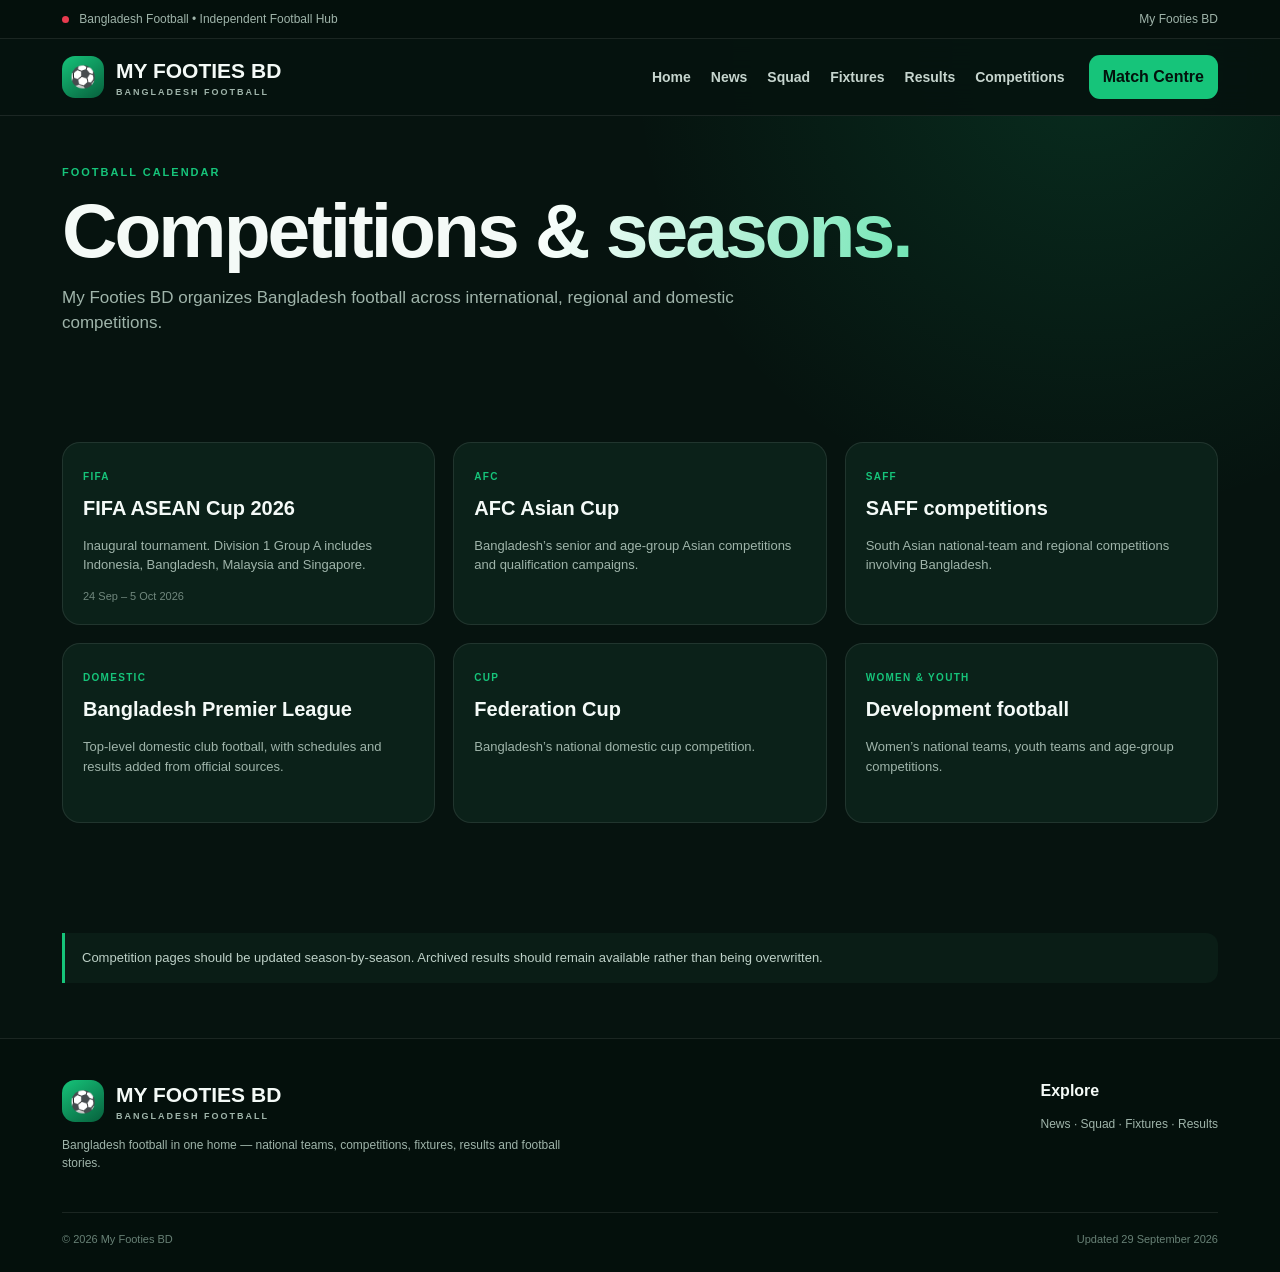
<file: competitions.html>
<!DOCTYPE html>
<html lang="en">
<head>
<meta charset="UTF-8"><meta name="viewport" content="width=device-width,initial-scale=1">
<title>Competitions | My Footies BD</title><meta name="description" content="FIFA, AFC, SAFF and Bangladesh domestic football competitions.">
<meta name="robots" content="index,follow,max-image-preview:large">
<link rel="canonical" href="https://myfootiesbd.github.io/">
<meta property="og:title" content="Competitions | My Footies BD"><meta property="og:description" content="FIFA, AFC, SAFF and Bangladesh domestic football competitions.">
<meta property="og:url" content="https://myfootiesbd.github.io/"><meta property="og:type" content="website">
<link rel="stylesheet" href="styles.css">
</head>
<body>
<div class="top"><div class="wrap topin"><span><i class="dot"></i> Bangladesh Football • Independent Football Hub</span><span>My Footies BD</span></div></div>
<header><div class="wrap nav">
<a class="logo" href="index.html"><span class="mark">⚽</span><span>MY FOOTIES BD<small>BANGLADESH FOOTBALL</small></span></a>
<nav class="navlinks"><a href="index.html">Home</a><a href="news.html">News</a><a href="squad.html">Squad</a><a href="fixtures.html">Fixtures</a><a href="results.html">Results</a><a href="competitions.html">Competitions</a></nav>
<a class="cta" href="fixtures.html">Match Centre</a>
</div></header>

<main><section class="hero compact"><div class="wrap"><div class="kicker">Football Calendar</div><h1>Competitions <span class="grad">& seasons.</span></h1><p>My Footies BD organizes Bangladesh football across international, regional and domestic competitions.</p></div></section>
<section><div class="wrap"><div class="grid3">
<div class="card"><span class="tag">FIFA</span><h3>FIFA ASEAN Cup 2026</h3><p>Inaugural tournament. Division 1 Group A includes Indonesia, Bangladesh, Malaysia and Singapore.</p><div class="source">24 Sep – 5 Oct 2026</div></div>
<div class="card"><span class="tag">AFC</span><h3>AFC Asian Cup</h3><p>Bangladesh’s senior and age-group Asian competitions and qualification campaigns.</p></div>
<div class="card"><span class="tag">SAFF</span><h3>SAFF competitions</h3><p>South Asian national-team and regional competitions involving Bangladesh.</p></div>
<div class="card"><span class="tag">Domestic</span><h3>Bangladesh Premier League</h3><p>Top-level domestic club football, with schedules and results added from official sources.</p></div>
<div class="card"><span class="tag">Cup</span><h3>Federation Cup</h3><p>Bangladesh’s national domestic cup competition.</p></div>
<div class="card"><span class="tag">Women & Youth</span><h3>Development football</h3><p>Women’s national teams, youth teams and age-group competitions.</p></div>
</div></div></section>
<section><div class="wrap"><div class="notice">Competition pages should be updated season-by-season. Archived results should remain available rather than being overwritten.</div></div></section></main>
<footer><div class="wrap"><div class="foot"><div><div class="logo"><span class="mark">⚽</span><span>MY FOOTIES BD<small>BANGLADESH FOOTBALL</small></span></div><p>Bangladesh football in one home — national teams, competitions, fixtures, results and football stories.</p></div><div><b>Explore</b><p><a href="news.html">News</a> · <a href="squad.html">Squad</a> · <a href="fixtures.html">Fixtures</a> · <a href="results.html">Results</a></p></div></div><div class="copy"><span>© 2026 My Footies BD</span><span>Updated 29 September 2026</span></div></div></footer>
</body></html>
</file>
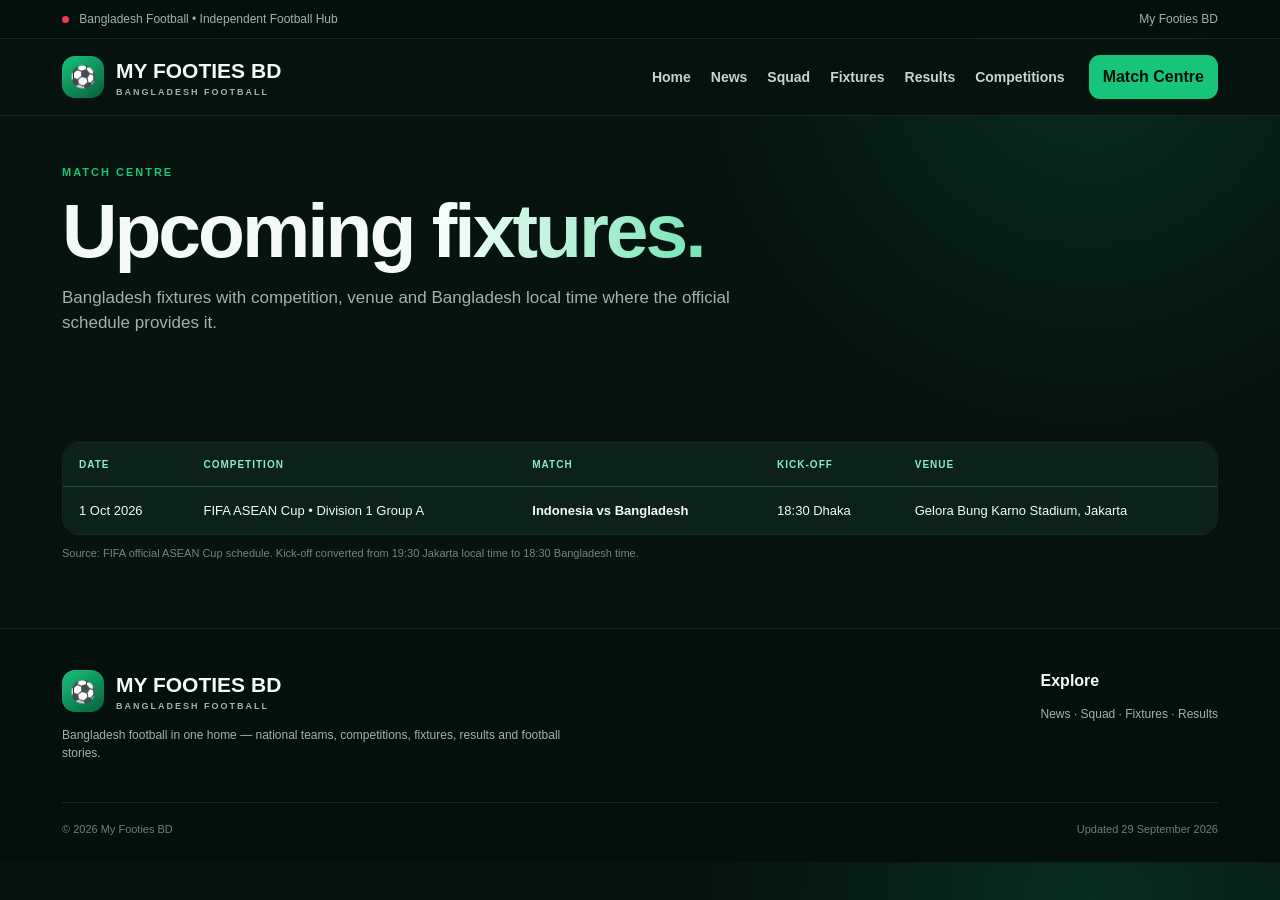
<file: fixtures.html>
<!DOCTYPE html>
<html lang="en">
<head>
<meta charset="UTF-8"><meta name="viewport" content="width=device-width,initial-scale=1">
<title>Fixtures | My Footies BD</title><meta name="description" content="Upcoming Bangladesh football fixtures and match centre.">
<meta name="robots" content="index,follow,max-image-preview:large">
<link rel="canonical" href="https://myfootiesbd.github.io/">
<meta property="og:title" content="Fixtures | My Footies BD"><meta property="og:description" content="Upcoming Bangladesh football fixtures and match centre.">
<meta property="og:url" content="https://myfootiesbd.github.io/"><meta property="og:type" content="website">
<link rel="stylesheet" href="styles.css">
</head>
<body>
<div class="top"><div class="wrap topin"><span><i class="dot"></i> Bangladesh Football • Independent Football Hub</span><span>My Footies BD</span></div></div>
<header><div class="wrap nav">
<a class="logo" href="index.html"><span class="mark">⚽</span><span>MY FOOTIES BD<small>BANGLADESH FOOTBALL</small></span></a>
<nav class="navlinks"><a href="index.html">Home</a><a href="news.html">News</a><a href="squad.html">Squad</a><a href="fixtures.html">Fixtures</a><a href="results.html">Results</a><a href="competitions.html">Competitions</a></nav>
<a class="cta" href="fixtures.html">Match Centre</a>
</div></header>

<main><section class="hero compact"><div class="wrap"><div class="kicker">Match Centre</div><h1>Upcoming <span class="grad">fixtures.</span></h1><p>Bangladesh fixtures with competition, venue and Bangladesh local time where the official schedule provides it.</p></div></section>
<section><div class="wrap"><div class="tablewrap"><table class="table"><thead><tr><th>Date</th><th>Competition</th><th>Match</th><th>Kick-off</th><th>Venue</th></tr></thead><tbody>
<tr><td>1 Oct 2026</td><td>FIFA ASEAN Cup • Division 1 Group A</td><td><b>Indonesia vs Bangladesh</b></td><td>18:30 Dhaka</td><td>Gelora Bung Karno Stadium, Jakarta</td></tr>
</tbody></table></div><p class="source">Source: FIFA official ASEAN Cup schedule. Kick-off converted from 19:30 Jakarta local time to 18:30 Bangladesh time.</p></div></section></main>
<footer><div class="wrap"><div class="foot"><div><div class="logo"><span class="mark">⚽</span><span>MY FOOTIES BD<small>BANGLADESH FOOTBALL</small></span></div><p>Bangladesh football in one home — national teams, competitions, fixtures, results and football stories.</p></div><div><b>Explore</b><p><a href="news.html">News</a> · <a href="squad.html">Squad</a> · <a href="fixtures.html">Fixtures</a> · <a href="results.html">Results</a></p></div></div><div class="copy"><span>© 2026 My Footies BD</span><span>Updated 29 September 2026</span></div></div></footer>
</body></html>
</file>
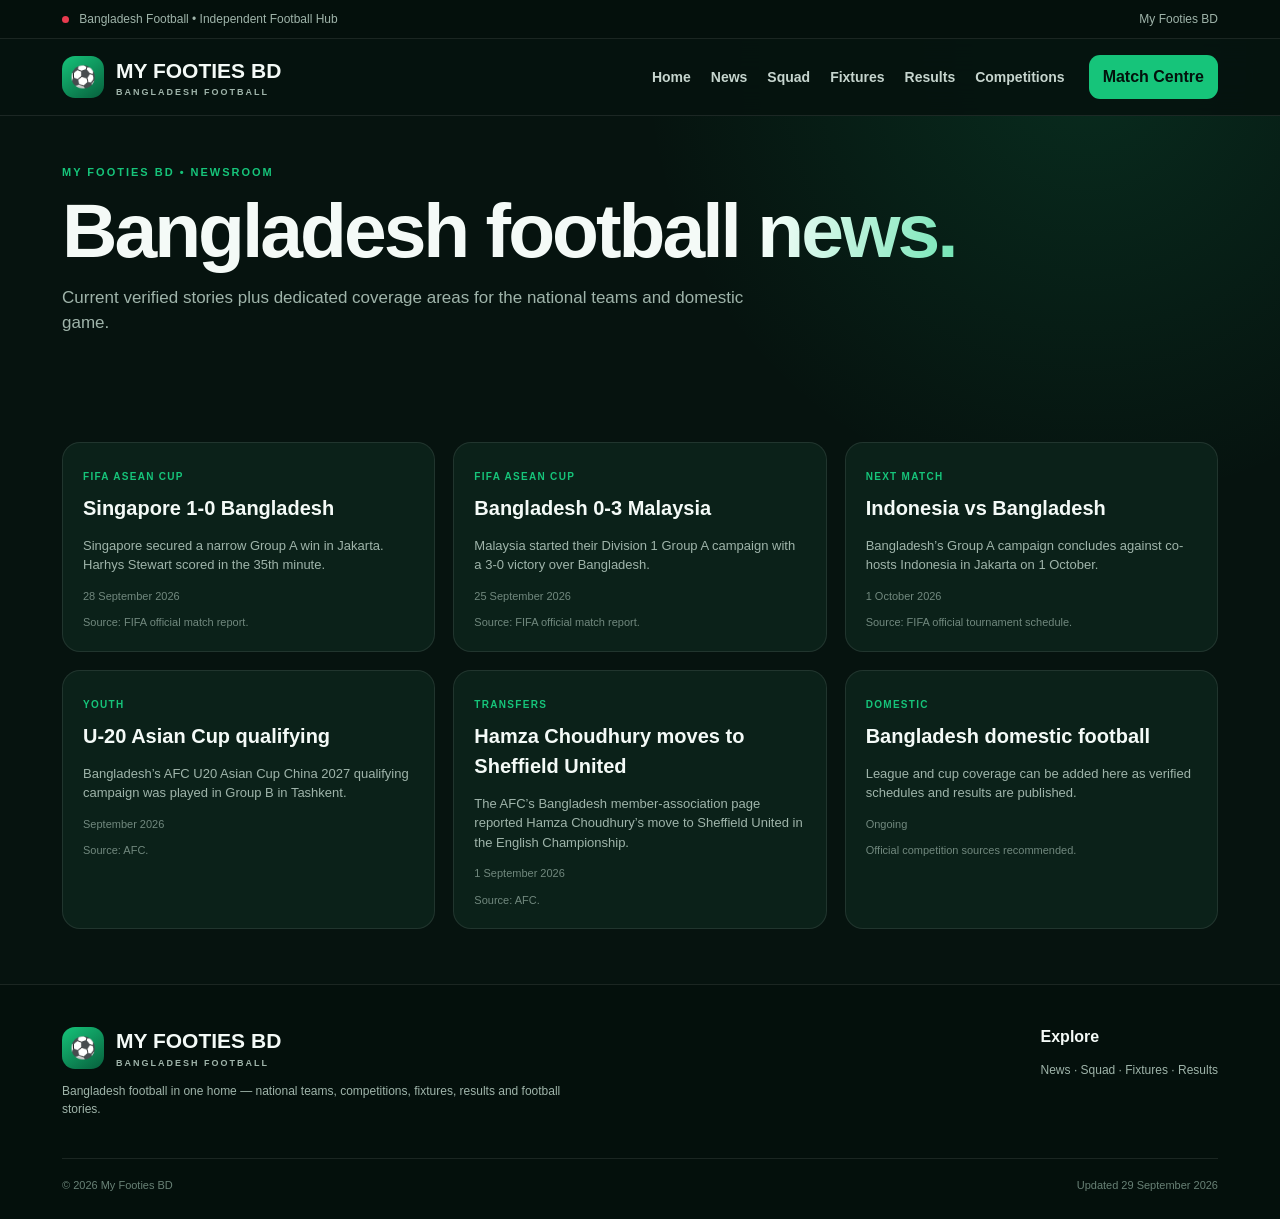
<file: news.html>
<!DOCTYPE html>
<html lang="en">
<head>
<meta charset="UTF-8"><meta name="viewport" content="width=device-width,initial-scale=1">
<title>News | My Footies BD</title><meta name="description" content="Latest verified Bangladesh football news and stories.">
<meta name="robots" content="index,follow,max-image-preview:large">
<link rel="canonical" href="https://myfootiesbd.github.io/">
<meta property="og:title" content="News | My Footies BD"><meta property="og:description" content="Latest verified Bangladesh football news and stories.">
<meta property="og:url" content="https://myfootiesbd.github.io/"><meta property="og:type" content="website">
<link rel="stylesheet" href="styles.css">
</head>
<body>
<div class="top"><div class="wrap topin"><span><i class="dot"></i> Bangladesh Football • Independent Football Hub</span><span>My Footies BD</span></div></div>
<header><div class="wrap nav">
<a class="logo" href="index.html"><span class="mark">⚽</span><span>MY FOOTIES BD<small>BANGLADESH FOOTBALL</small></span></a>
<nav class="navlinks"><a href="index.html">Home</a><a href="news.html">News</a><a href="squad.html">Squad</a><a href="fixtures.html">Fixtures</a><a href="results.html">Results</a><a href="competitions.html">Competitions</a></nav>
<a class="cta" href="fixtures.html">Match Centre</a>
</div></header>

<main><section class="hero compact"><div class="wrap"><div class="kicker">My Footies BD • Newsroom</div><h1>Bangladesh football <span class="grad">news.</span></h1><p>Current verified stories plus dedicated coverage areas for the national teams and domestic game.</p></div></section>
<section><div class="wrap"><div class="grid3">
<article class="card"><span class="tag">FIFA ASEAN Cup</span><h3>Singapore 1-0 Bangladesh</h3><p>Singapore secured a narrow Group A win in Jakarta. Harhys Stewart scored in the 35th minute.</p><div class="newsdate">28 September 2026</div><div class="source">Source: FIFA official match report.</div></article>
<article class="card"><span class="tag">FIFA ASEAN Cup</span><h3>Bangladesh 0-3 Malaysia</h3><p>Malaysia started their Division 1 Group A campaign with a 3-0 victory over Bangladesh.</p><div class="newsdate">25 September 2026</div><div class="source">Source: FIFA official match report.</div></article>
<article class="card"><span class="tag">Next Match</span><h3>Indonesia vs Bangladesh</h3><p>Bangladesh’s Group A campaign concludes against co-hosts Indonesia in Jakarta on 1 October.</p><div class="newsdate">1 October 2026</div><div class="source">Source: FIFA official tournament schedule.</div></article>
<article class="card"><span class="tag">Youth</span><h3>U-20 Asian Cup qualifying</h3><p>Bangladesh’s AFC U20 Asian Cup China 2027 qualifying campaign was played in Group B in Tashkent.</p><div class="newsdate">September 2026</div><div class="source">Source: AFC.</div></article>
<article class="card"><span class="tag">Transfers</span><h3>Hamza Choudhury moves to Sheffield United</h3><p>The AFC’s Bangladesh member-association page reported Hamza Choudhury’s move to Sheffield United in the English Championship.</p><div class="newsdate">1 September 2026</div><div class="source">Source: AFC.</div></article>
<article class="card"><span class="tag">Domestic</span><h3>Bangladesh domestic football</h3><p>League and cup coverage can be added here as verified schedules and results are published.</p><div class="newsdate">Ongoing</div><div class="source">Official competition sources recommended.</div></article>
</div></div></section></main>
<footer><div class="wrap"><div class="foot"><div><div class="logo"><span class="mark">⚽</span><span>MY FOOTIES BD<small>BANGLADESH FOOTBALL</small></span></div><p>Bangladesh football in one home — national teams, competitions, fixtures, results and football stories.</p></div><div><b>Explore</b><p><a href="news.html">News</a> · <a href="squad.html">Squad</a> · <a href="fixtures.html">Fixtures</a> · <a href="results.html">Results</a></p></div></div><div class="copy"><span>© 2026 My Footies BD</span><span>Updated 29 September 2026</span></div></div></footer>
</body></html>
</file>
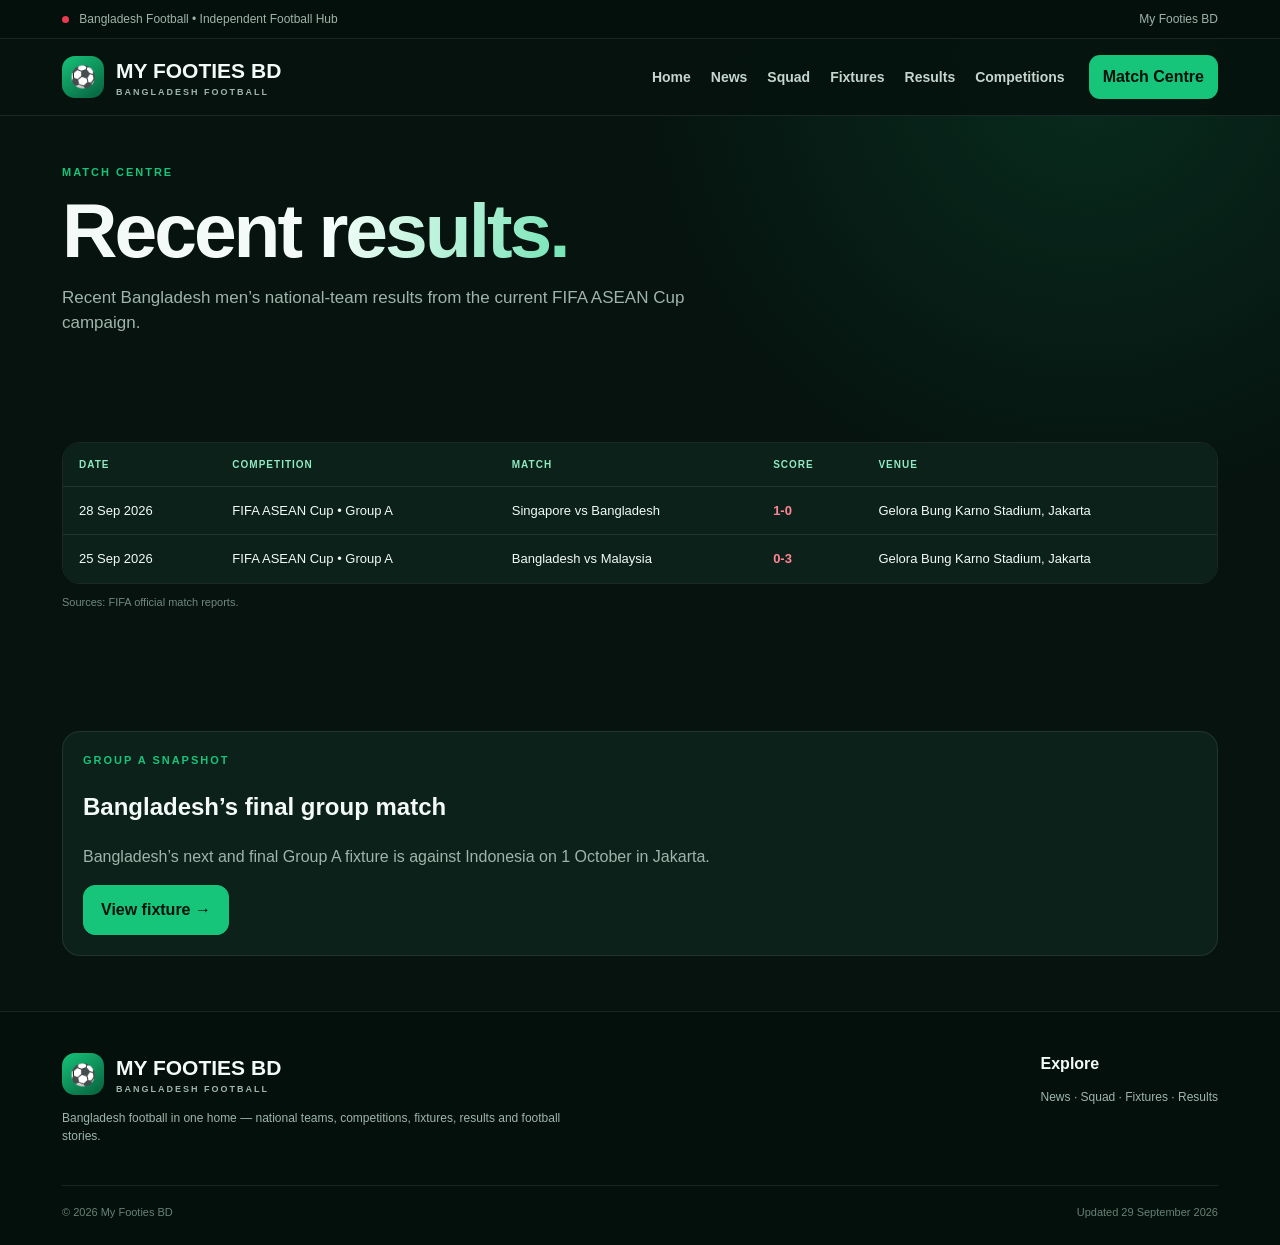
<file: results.html>
<!DOCTYPE html>
<html lang="en">
<head>
<meta charset="UTF-8"><meta name="viewport" content="width=device-width,initial-scale=1">
<title>Results | My Footies BD</title><meta name="description" content="Recent Bangladesh football results and scores.">
<meta name="robots" content="index,follow,max-image-preview:large">
<link rel="canonical" href="https://myfootiesbd.github.io/">
<meta property="og:title" content="Results | My Footies BD"><meta property="og:description" content="Recent Bangladesh football results and scores.">
<meta property="og:url" content="https://myfootiesbd.github.io/"><meta property="og:type" content="website">
<link rel="stylesheet" href="styles.css">
</head>
<body>
<div class="top"><div class="wrap topin"><span><i class="dot"></i> Bangladesh Football • Independent Football Hub</span><span>My Footies BD</span></div></div>
<header><div class="wrap nav">
<a class="logo" href="index.html"><span class="mark">⚽</span><span>MY FOOTIES BD<small>BANGLADESH FOOTBALL</small></span></a>
<nav class="navlinks"><a href="index.html">Home</a><a href="news.html">News</a><a href="squad.html">Squad</a><a href="fixtures.html">Fixtures</a><a href="results.html">Results</a><a href="competitions.html">Competitions</a></nav>
<a class="cta" href="fixtures.html">Match Centre</a>
</div></header>

<main><section class="hero compact"><div class="wrap"><div class="kicker">Match Centre</div><h1>Recent <span class="grad">results.</span></h1><p>Recent Bangladesh men’s national-team results from the current FIFA ASEAN Cup campaign.</p></div></section>
<section><div class="wrap"><div class="tablewrap"><table class="table"><thead><tr><th>Date</th><th>Competition</th><th>Match</th><th>Score</th><th>Venue</th></tr></thead><tbody>
<tr><td>28 Sep 2026</td><td>FIFA ASEAN Cup • Group A</td><td>Singapore vs Bangladesh</td><td class="loss"><b>1-0</b></td><td>Gelora Bung Karno Stadium, Jakarta</td></tr>
<tr><td>25 Sep 2026</td><td>FIFA ASEAN Cup • Group A</td><td>Bangladesh vs Malaysia</td><td class="loss"><b>0-3</b></td><td>Gelora Bung Karno Stadium, Jakarta</td></tr>
</tbody></table></div><p class="source">Sources: FIFA official match reports.</p></div></section>
<section><div class="wrap"><div class="panel"><div class="eyebrow">Group A snapshot</div><h2>Bangladesh’s final group match</h2><p class="muted">Bangladesh’s next and final Group A fixture is against Indonesia on 1 October in Jakarta.</p><a class="btn primary" href="fixtures.html">View fixture →</a></div></div></section></main>
<footer><div class="wrap"><div class="foot"><div><div class="logo"><span class="mark">⚽</span><span>MY FOOTIES BD<small>BANGLADESH FOOTBALL</small></span></div><p>Bangladesh football in one home — national teams, competitions, fixtures, results and football stories.</p></div><div><b>Explore</b><p><a href="news.html">News</a> · <a href="squad.html">Squad</a> · <a href="fixtures.html">Fixtures</a> · <a href="results.html">Results</a></p></div></div><div class="copy"><span>© 2026 My Footies BD</span><span>Updated 29 September 2026</span></div></div></footer>
</body></html>
</file>
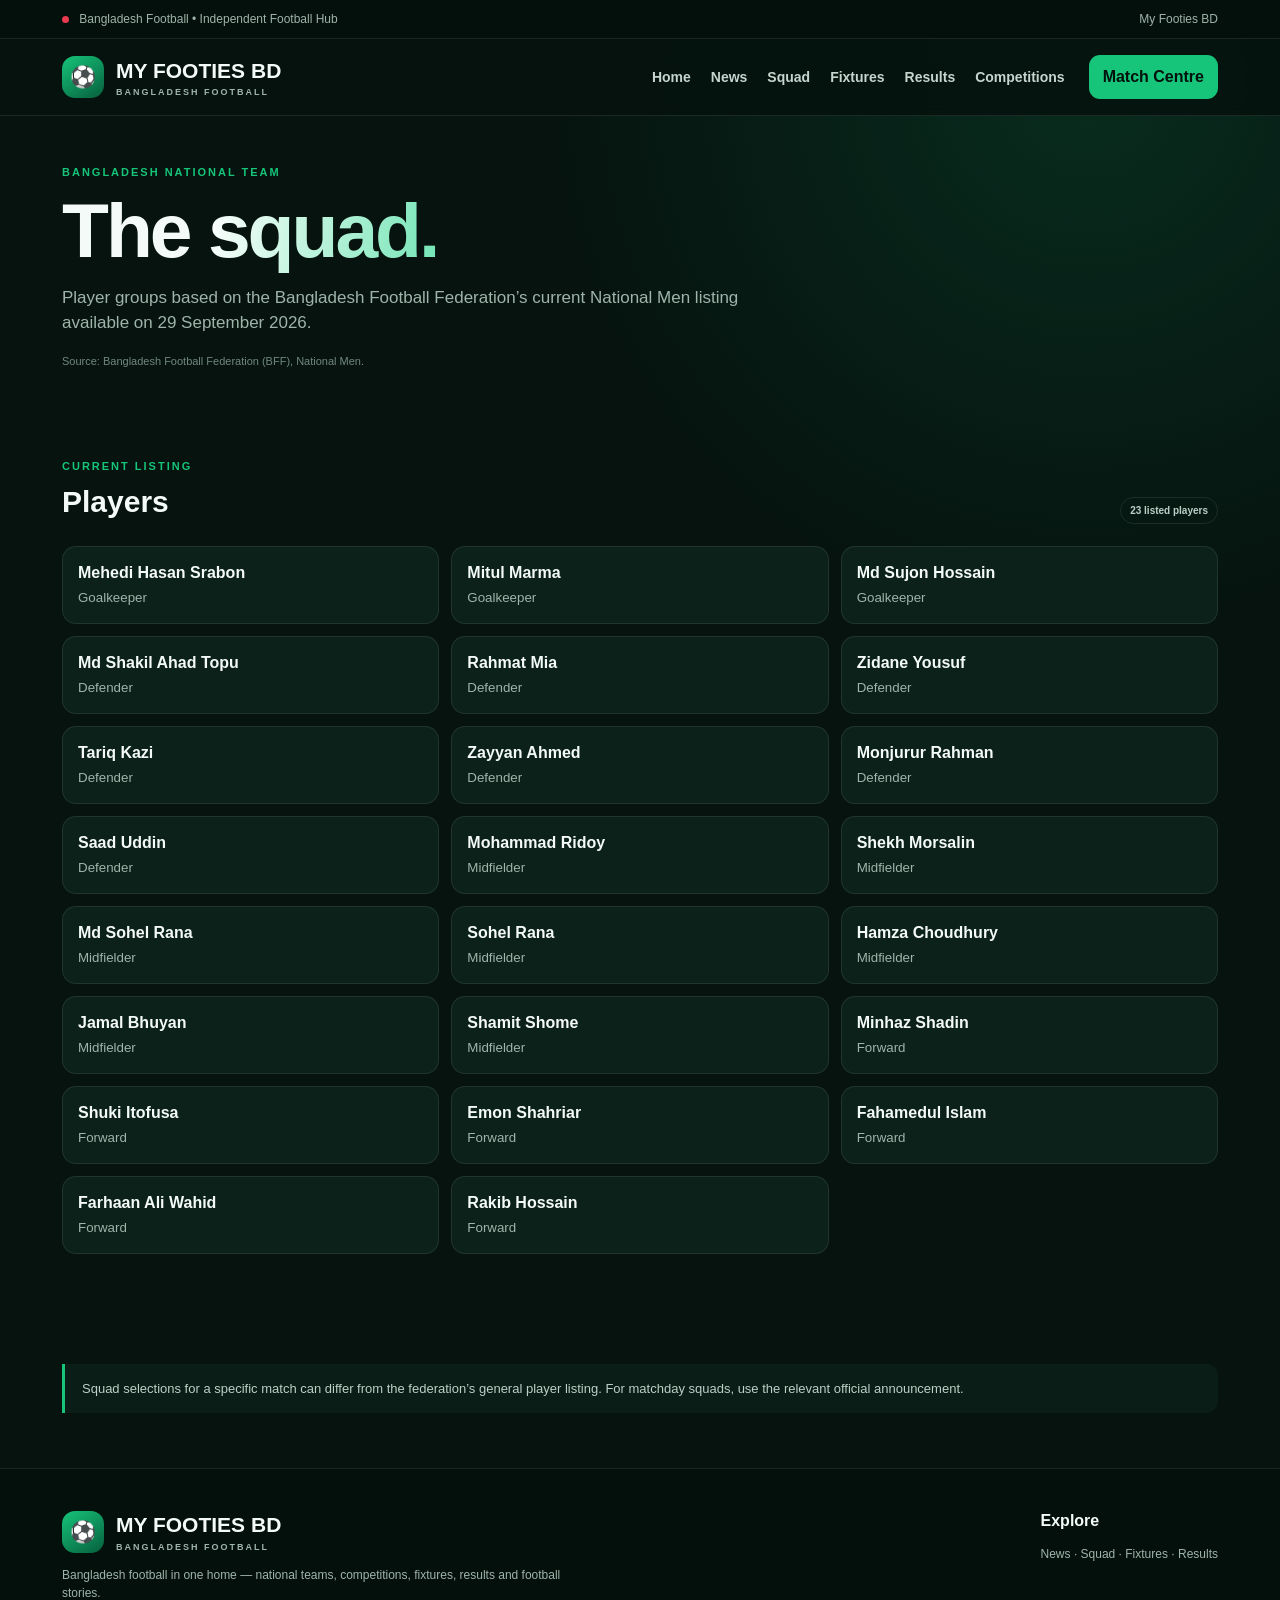
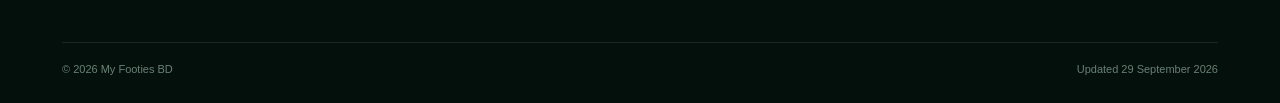
<file: squad.html>
<!DOCTYPE html>
<html lang="en">
<head>
<meta charset="UTF-8"><meta name="viewport" content="width=device-width,initial-scale=1">
<title>Bangladesh Squad | My Footies BD</title><meta name="description" content="Current Bangladesh national men football squad listing.">
<meta name="robots" content="index,follow,max-image-preview:large">
<link rel="canonical" href="https://myfootiesbd.github.io/">
<meta property="og:title" content="Bangladesh Squad | My Footies BD"><meta property="og:description" content="Current Bangladesh national men football squad listing.">
<meta property="og:url" content="https://myfootiesbd.github.io/"><meta property="og:type" content="website">
<link rel="stylesheet" href="styles.css">
</head>
<body>
<div class="top"><div class="wrap topin"><span><i class="dot"></i> Bangladesh Football • Independent Football Hub</span><span>My Footies BD</span></div></div>
<header><div class="wrap nav">
<a class="logo" href="index.html"><span class="mark">⚽</span><span>MY FOOTIES BD<small>BANGLADESH FOOTBALL</small></span></a>
<nav class="navlinks"><a href="index.html">Home</a><a href="news.html">News</a><a href="squad.html">Squad</a><a href="fixtures.html">Fixtures</a><a href="results.html">Results</a><a href="competitions.html">Competitions</a></nav>
<a class="cta" href="fixtures.html">Match Centre</a>
</div></header>

<main><section class="hero compact"><div class="wrap"><div class="kicker">Bangladesh National Team</div><h1>The <span class="grad">squad.</span></h1><p>Player groups based on the Bangladesh Football Federation’s current National Men listing available on 29 September 2026.</p><div class="source">Source: Bangladesh Football Federation (BFF), National Men.</div></div></section>
<section><div class="wrap"><div class="sectionhead"><div><div class="eyebrow">Current listing</div><h2>Players</h2></div><span class="pill">23 listed players</span></div>
<div class="playerslist"><div class="person"><b>Mehedi Hasan Srabon</b><small>Goalkeeper</small></div><div class="person"><b>Mitul Marma</b><small>Goalkeeper</small></div><div class="person"><b>Md Sujon Hossain</b><small>Goalkeeper</small></div><div class="person"><b>Md Shakil Ahad Topu</b><small>Defender</small></div><div class="person"><b>Rahmat Mia</b><small>Defender</small></div><div class="person"><b>Zidane Yousuf</b><small>Defender</small></div><div class="person"><b>Tariq Kazi</b><small>Defender</small></div><div class="person"><b>Zayyan Ahmed</b><small>Defender</small></div><div class="person"><b>Monjurur Rahman</b><small>Defender</small></div><div class="person"><b>Saad Uddin</b><small>Defender</small></div><div class="person"><b>Mohammad Ridoy</b><small>Midfielder</small></div><div class="person"><b>Shekh Morsalin</b><small>Midfielder</small></div><div class="person"><b>Md Sohel Rana</b><small>Midfielder</small></div><div class="person"><b>Sohel Rana</b><small>Midfielder</small></div><div class="person"><b>Hamza Choudhury</b><small>Midfielder</small></div><div class="person"><b>Jamal Bhuyan</b><small>Midfielder</small></div><div class="person"><b>Shamit Shome</b><small>Midfielder</small></div><div class="person"><b>Minhaz Shadin</b><small>Forward</small></div><div class="person"><b>Shuki Itofusa</b><small>Forward</small></div><div class="person"><b>Emon Shahriar</b><small>Forward</small></div><div class="person"><b>Fahamedul Islam</b><small>Forward</small></div><div class="person"><b>Farhaan Ali Wahid</b><small>Forward</small></div><div class="person"><b>Rakib Hossain</b><small>Forward</small></div></div></div></section>
<section><div class="wrap"><div class="notice">Squad selections for a specific match can differ from the federation’s general player listing. For matchday squads, use the relevant official announcement.</div></div></section></main>
<footer><div class="wrap"><div class="foot"><div><div class="logo"><span class="mark">⚽</span><span>MY FOOTIES BD<small>BANGLADESH FOOTBALL</small></span></div><p>Bangladesh football in one home — national teams, competitions, fixtures, results and football stories.</p></div><div><b>Explore</b><p><a href="news.html">News</a> · <a href="squad.html">Squad</a> · <a href="fixtures.html">Fixtures</a> · <a href="results.html">Results</a></p></div></div><div class="copy"><span>© 2026 My Footies BD</span><span>Updated 29 September 2026</span></div></div></footer>
</body></html>
</file>
<file: styles.css>
:root{--bg:#06130f;--panel:#0b2119;--text:#f4faf7;--muted:#9fb4aa;--green:#16c47a;--red:#e83b4f;--line:rgba(255,255,255,.09);--max:1200px}
*{box-sizing:border-box}html{scroll-behavior:smooth}body{margin:0;background:radial-gradient(circle at 85% 5%,rgba(22,196,122,.14),transparent 28%),var(--bg);color:var(--text);font-family:Inter,Segoe UI,Arial,sans-serif;line-height:1.5}a{color:inherit;text-decoration:none}.wrap{max-width:var(--max);margin:auto;padding:0 22px}
.top{border-bottom:1px solid var(--line);background:#04100c}.topin{height:38px;display:flex;align-items:center;justify-content:space-between;font-size:12px;color:var(--muted)}.dot{display:inline-block;width:7px;height:7px;border-radius:50%;background:var(--red);margin-right:7px}
header{position:sticky;top:0;z-index:20;background:rgba(6,19,15,.92);backdrop-filter:blur(16px);border-bottom:1px solid var(--line)}.nav{min-height:76px;display:flex;align-items:center;gap:24px}.logo{display:flex;align-items:center;gap:12px;font-weight:900;font-size:21px}.mark{width:42px;height:42px;border-radius:13px;background:linear-gradient(145deg,var(--green),#075f3c);display:grid;place-items:center}.logo small{display:block;color:var(--muted);font-size:9px;letter-spacing:2px}.navlinks{margin-left:auto;display:flex;gap:20px;color:#c6d5ce;font-size:14px;font-weight:700;flex-wrap:wrap}.navlinks a:hover{color:#fff}.cta{background:var(--green);color:#03120c;padding:10px 14px;border-radius:11px;font-weight:900}
.hero{padding:65px 0 50px}.hero h1{font-size:clamp(44px,6vw,78px);line-height:.97;letter-spacing:-3px;margin:12px 0 18px}.grad{background:linear-gradient(100deg,#fff,#73e5b5);-webkit-background-clip:text;background-clip:text;color:transparent}.kicker,.eyebrow{color:var(--green);font-size:11px;font-weight:900;letter-spacing:2px;text-transform:uppercase}.hero p{max-width:700px;color:var(--muted);font-size:17px}.buttons{display:flex;gap:12px;flex-wrap:wrap;margin-top:26px}.btn{display:inline-block;padding:12px 17px;border-radius:12px;border:1px solid var(--line);font-weight:800;background:#0d261d}.btn.primary{background:var(--green);color:#03120c;border-color:var(--green)}
.ticker{background:#0b2119;border-block:1px solid var(--line)}.tickin{display:flex;align-items:center;gap:14px;min-height:44px;font-size:13px}.breaking{background:var(--red);padding:6px 9px;border-radius:7px;font-size:10px;font-weight:900;letter-spacing:1px}.ticktext{color:#bcd0c6}
section{padding:55px 0}.sectionhead{display:flex;justify-content:space-between;align-items:end;margin-bottom:22px}.sectionhead h2{margin:4px 0 0;font-size:30px}.muted{color:var(--muted)}.grid3{display:grid;grid-template-columns:repeat(3,1fr);gap:18px}.grid2{display:grid;grid-template-columns:repeat(2,1fr);gap:18px}
.card,.panel{background:#0b2119;border:1px solid var(--line);border-radius:18px;padding:20px}.card{min-height:180px}.card h3{margin:6px 0 8px;font-size:20px}.card p{color:var(--muted);font-size:13px}.tag{display:inline-block;color:var(--green);font-size:10px;letter-spacing:1.3px;font-weight:900;text-transform:uppercase}
.tablewrap{overflow:auto;border:1px solid var(--line);border-radius:18px}.table{width:100%;border-collapse:collapse;min-width:650px;background:#0b2119}.table th,.table td{padding:14px 16px;text-align:left;border-bottom:1px solid var(--line);font-size:13px}.table th{color:#8fe9c1;font-size:10px;letter-spacing:1px;text-transform:uppercase}.table tr:last-child td{border-bottom:0}
.players{display:grid;grid-template-columns:repeat(4,1fr);gap:15px}.player{background:#0b2119;border:1px solid var(--line);border-radius:16px;padding:16px}.playerpic{height:150px;border-radius:12px;background:linear-gradient(145deg,#123e2d,#06150f);display:grid;place-items:center;font-size:48px;margin-bottom:12px}.player b{font-size:16px}.player small{display:block;color:var(--muted);margin-top:4px}
footer{padding:40px 0 25px;border-top:1px solid var(--line);background:#04100c}.foot{display:flex;justify-content:space-between;gap:30px}.foot p{color:var(--muted);font-size:12px;max-width:520px}.copy{margin-top:28px;padding-top:18px;border-top:1px solid var(--line);color:#688176;font-size:11px;display:flex;justify-content:space-between}
@media(max-width:850px){.navlinks{display:none}.grid3,.players{grid-template-columns:repeat(2,1fr)}.grid2{grid-template-columns:1fr}}
@media(max-width:560px){.wrap{padding:0 16px}.nav{min-height:67px}.logo{font-size:18px}.mark{width:37px;height:37px}.cta{display:none}.grid3,.players{grid-template-columns:1fr}.hero h1{letter-spacing:-2px;font-size:46px}.foot,.copy{flex-direction:column}}

.hero.compact{padding:48px 0 34px}.source{font-size:11px;color:#71887e;margin-top:10px}.source a{text-decoration:underline}.score{font-size:28px;font-weight:900;letter-spacing:-1px}.win{color:#78e4b1}.loss{color:#ff8794}.upcoming{border:1px solid rgba(22,196,122,.3);background:linear-gradient(145deg,#0e2b20,#0b2119)}.matchmeta{display:flex;gap:14px;flex-wrap:wrap;color:var(--muted);font-size:12px}.newsdate{color:#71887e;font-size:11px;margin-top:12px}.pill{display:inline-block;border:1px solid var(--line);border-radius:999px;padding:5px 9px;color:#bcd0c6;font-size:10px;font-weight:800}.playerslist{display:grid;grid-template-columns:repeat(3,1fr);gap:12px}.person{padding:14px 15px;background:#0b2119;border:1px solid var(--line);border-radius:14px}.person b{display:block}.person small{color:var(--muted)}.notice{padding:15px 17px;border-left:3px solid var(--green);background:#0a1d16;border-radius:0 12px 12px 0;color:#bdd0c7;font-size:13px}
@media(max-width:850px){.playerslist{grid-template-columns:repeat(2,1fr)}}@media(max-width:560px){.playerslist{grid-template-columns:1fr}}
</file>
